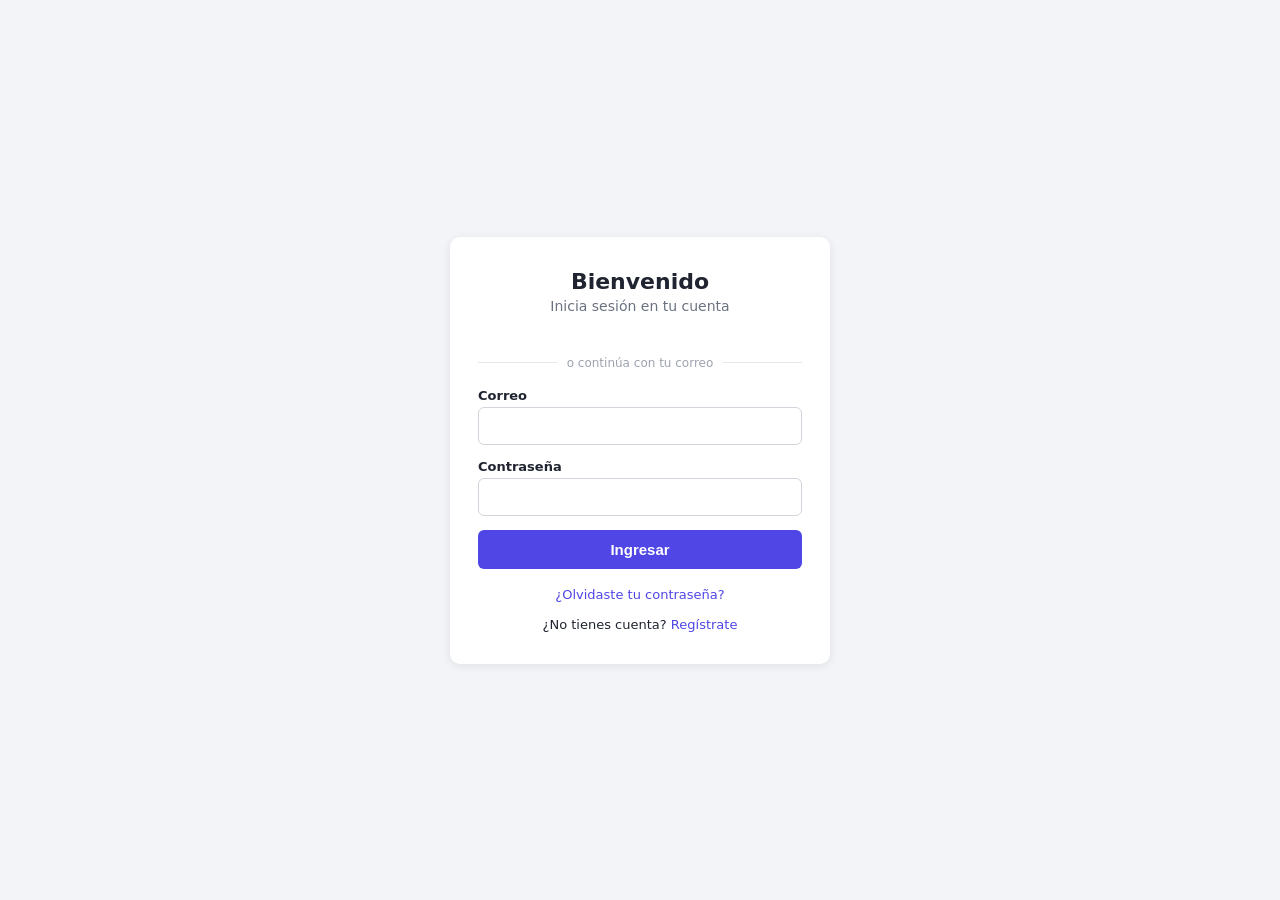
<file: index.html>
<!DOCTYPE html>
<html lang="es">
<head>
  <meta charset="UTF-8" />
  <meta name="viewport" content="width=device-width, initial-scale=1.0" />
  <title>Iniciar sesión</title>
  <link rel="stylesheet" href="css/styles.css" />
  <script src="https://accounts.google.com/gsi/client" async defer></script>
</head>
<body>
  <div class="card">
    <h1>Bienvenido</h1>
    <p class="subtitle">Inicia sesión en tu cuenta</p>

    <div id="msg" class="msg"></div>

    <div id="resendBox" style="display:none; margin-bottom: 14px;">
      <button id="resendBtn" class="btn-secondary" style="width:100%">
        Reenviar correo de verificación
      </button>
    </div>

    <!-- Botón de Google -->
    <div id="googleBtnContainer" style="display:flex; justify-content:center; margin-bottom: 14px;"></div>

    <div class="divider">o continúa con tu correo</div>

    <form id="loginForm">
      <div>
        <label for="email">Correo</label>
        <input type="email" id="email" required autocomplete="email" />
      </div>
      <div>
        <label for="password">Contraseña</label>
        <input type="password" id="password" required autocomplete="current-password" />
      </div>
      <button type="submit" class="btn-primary" id="loginBtn">Ingresar</button>
    </form>

    <div class="links">
      <a href="forgot-password.html">¿Olvidaste tu contraseña?</a>
      <br /><br />
      ¿No tienes cuenta? <a href="register.html">Regístrate</a>
    </div>
  </div>

  <script src="js/config.js"></script>
  <script src="js/api.js"></script>
  <script src="js/login.js"></script>
</body>
</html>
</file>
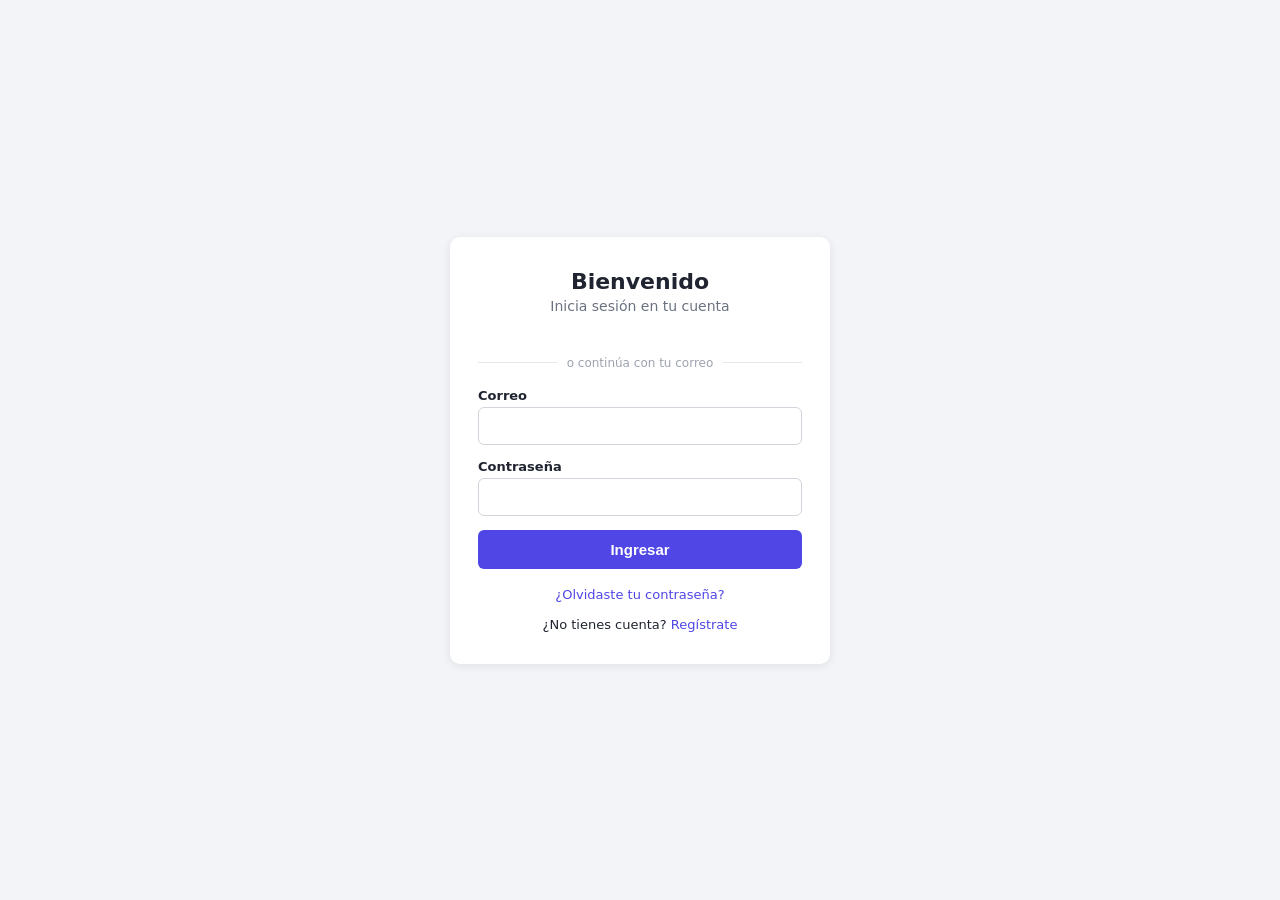
<file: dashboard.html>
<!DOCTYPE html>
<html lang="es">
<head>
  <meta charset="UTF-8" />
  <meta name="viewport" content="width=device-width, initial-scale=1.0" />
  <title>Panel</title>
  <link rel="stylesheet" href="css/styles.css" />
</head>
<body>
  <div class="navbar">
    <span class="brand">Mi App</span>
    <button id="logoutBtn" class="btn-secondary">Cerrar sesión</button>
  </div>

  <div class="card">
    <h1>¡Sesión iniciada!</h1>
    <p class="subtitle">Estás autenticado correctamente</p>
    <p class="center-text">
      Access token guardado en esta pestaña. El refresh token vive en una
      cookie httpOnly y se renueva solo cuando hace falta.
    </p>
  </div>

  <script src="js/config.js"></script>
  <script src="js/api.js"></script>
  <script src="js/dashboard.js"></script>
</body>
</html>
</file>
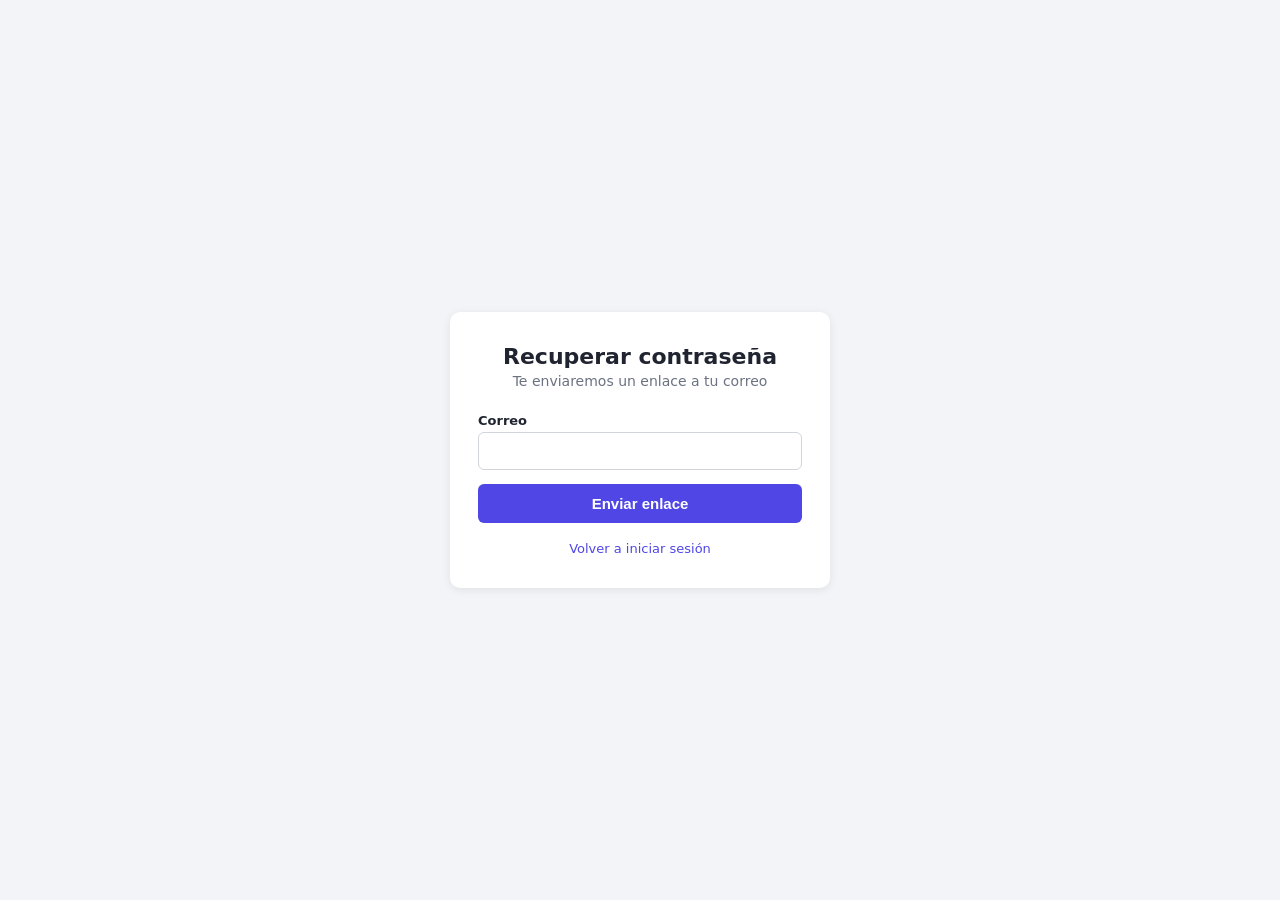
<file: forgot-password.html>
<!DOCTYPE html>
<html lang="es">
<head>
  <meta charset="UTF-8" />
  <meta name="viewport" content="width=device-width, initial-scale=1.0" />
  <title>Recuperar contraseña</title>
  <link rel="stylesheet" href="css/styles.css" />
</head>
<body>
  <div class="card">
    <h1>Recuperar contraseña</h1>
    <p class="subtitle">Te enviaremos un enlace a tu correo</p>

    <div id="msg" class="msg"></div>

    <form id="forgotForm">
      <div>
        <label for="email">Correo</label>
        <input type="email" id="email" required autocomplete="email" />
      </div>
      <button type="submit" class="btn-primary" id="forgotBtn">Enviar enlace</button>
    </form>

    <div class="links">
      <a href="index.html">Volver a iniciar sesión</a>
    </div>
  </div>

  <script src="js/config.js"></script>
  <script src="js/api.js"></script>
  <script src="js/forgot-password.js"></script>
</body>
</html>
</file>
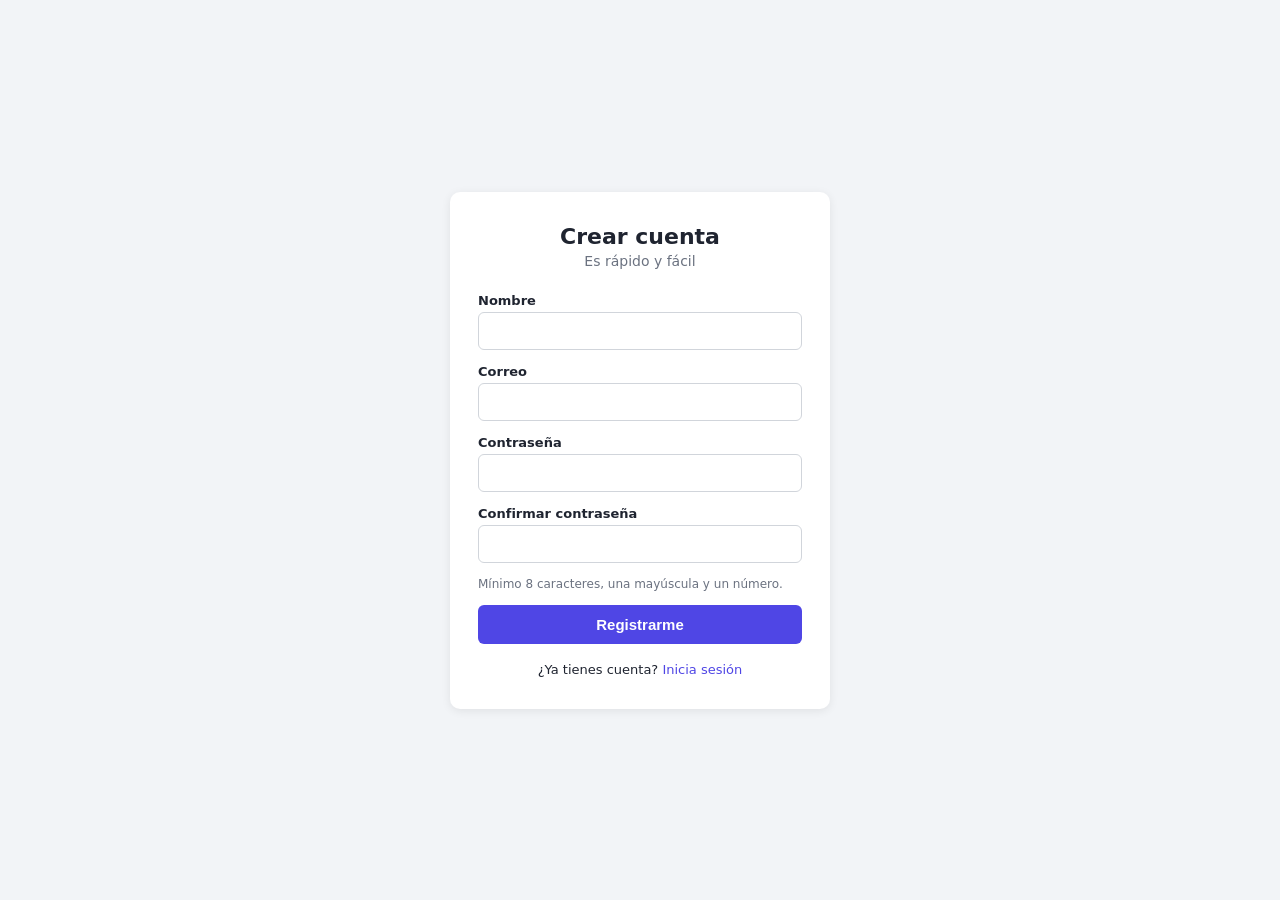
<file: register.html>
<!DOCTYPE html>
<html lang="es">
<head>
  <meta charset="UTF-8" />
  <meta name="viewport" content="width=device-width, initial-scale=1.0" />
  <title>Crear cuenta</title>
  <link rel="stylesheet" href="css/styles.css" />
</head>
<body>
  <div class="card">
    <h1>Crear cuenta</h1>
    <p class="subtitle">Es rápido y fácil</p>

    <div id="msg" class="msg"></div>

    <form id="registerForm">
      <div>
        <label for="nombre">Nombre</label>
        <input type="text" id="nombre" required autocomplete="name" />
      </div>
      <div>
        <label for="email">Correo</label>
        <input type="email" id="email" required autocomplete="email" />
      </div>
      <div>
        <label for="password">Contraseña</label>
        <input type="password" id="password" required autocomplete="new-password" />
      </div>
      <div>
        <label for="confirmPassword">Confirmar contraseña</label>
        <input type="password" id="confirmPassword" required autocomplete="new-password" />
      </div>
      <p style="font-size:12px;color:#6b7280;margin:0;">
        Mínimo 8 caracteres, una mayúscula y un número.
      </p>
      <button type="submit" class="btn-primary" id="registerBtn">Registrarme</button>
    </form>

    <div class="links">
      ¿Ya tienes cuenta? <a href="index.html">Inicia sesión</a>
    </div>
  </div>

  <script src="js/config.js"></script>
  <script src="js/api.js"></script>
  <script src="js/register.js"></script>
</body>
</html>
</file>
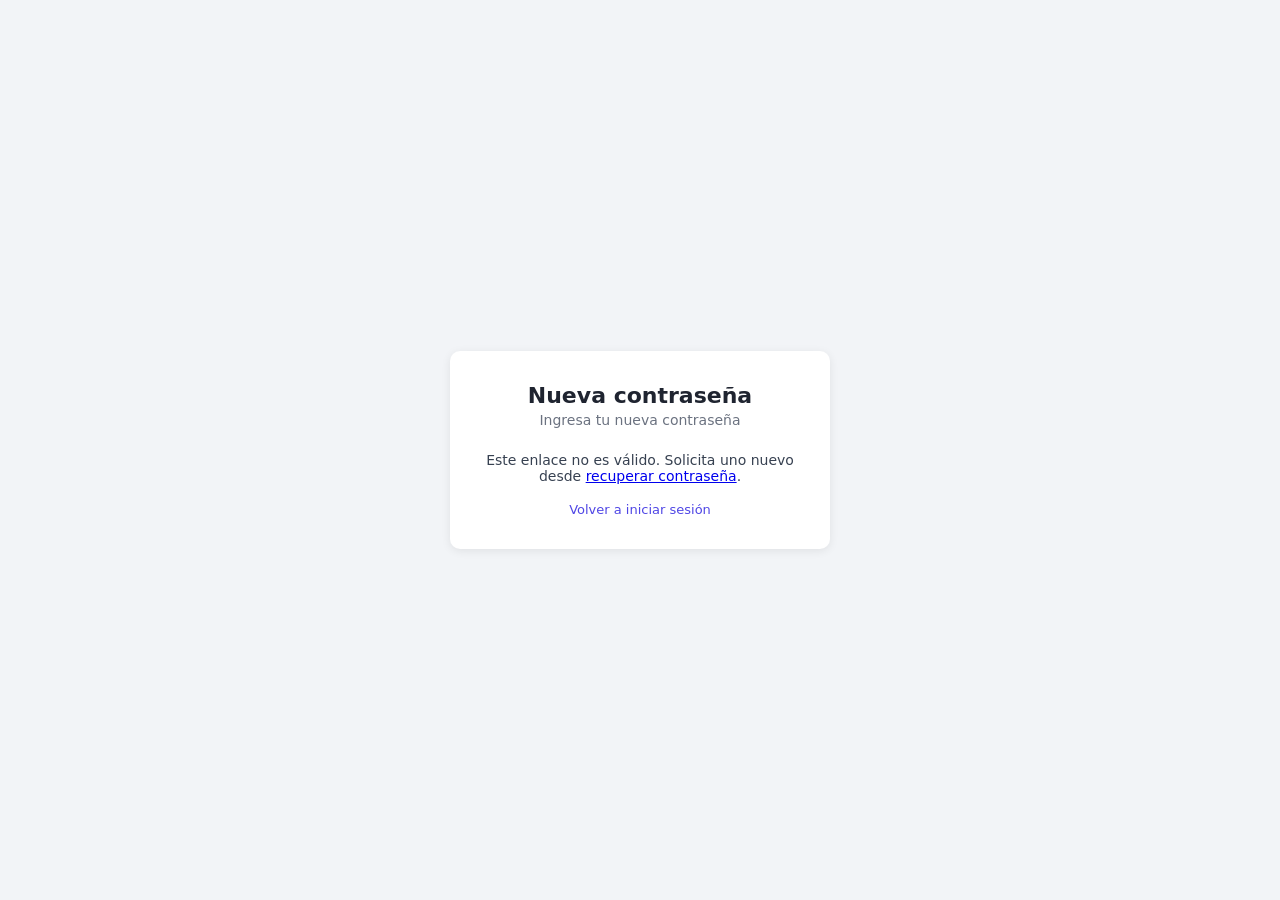
<file: reset-password.html>
<!DOCTYPE html>
<html lang="es">
<head>
  <meta charset="UTF-8" />
  <meta name="viewport" content="width=device-width, initial-scale=1.0" />
  <title>Restablecer contraseña</title>
  <link rel="stylesheet" href="css/styles.css" />
</head>
<body>
  <div class="card">
    <h1>Nueva contraseña</h1>
    <p class="subtitle">Ingresa tu nueva contraseña</p>

    <div id="msg" class="msg"></div>

    <div id="noTokenState" style="display:none;">
      <p class="center-text">
        Este enlace no es válido. Solicita uno nuevo desde
        <a href="forgot-password.html">recuperar contraseña</a>.
      </p>
    </div>

    <form id="resetForm">
      <div>
        <label for="password">Nueva contraseña</label>
        <input type="password" id="password" required autocomplete="new-password" />
      </div>
      <div>
        <label for="confirmPassword">Confirmar nueva contraseña</label>
        <input type="password" id="confirmPassword" required autocomplete="new-password" />
      </div>
      <p style="font-size:12px;color:#6b7280;margin:0;">
        Mínimo 8 caracteres, una mayúscula y un número.
      </p>
      <button type="submit" class="btn-primary" id="resetBtn">Cambiar contraseña</button>
    </form>

    <div class="links">
      <a href="index.html">Volver a iniciar sesión</a>
    </div>
  </div>

  <script src="js/config.js"></script>
  <script src="js/api.js"></script>
  <script src="js/reset-password.js"></script>
</body>
</html>
</file>
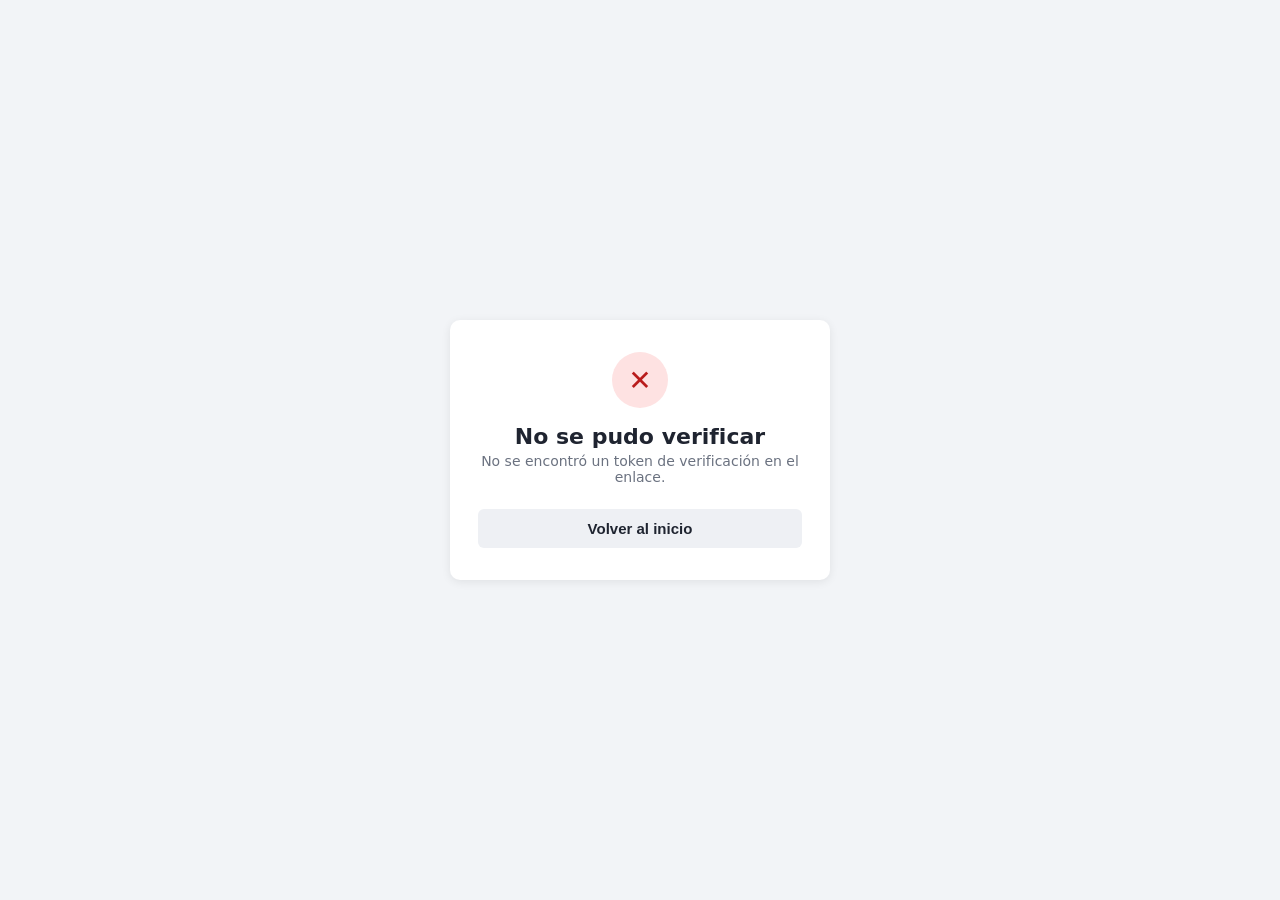
<file: verify-email.html>
<!DOCTYPE html>
<html lang="es">
<head>
  <meta charset="UTF-8" />
  <meta name="viewport" content="width=device-width, initial-scale=1.0" />
  <title>Verificar correo</title>
  <link rel="stylesheet" href="css/styles.css" />
</head>
<body>
  <div class="card" style="text-align:center;">
    <div id="loadingState">
      <p class="center-text">Verificando tu correo...</p>
    </div>

    <div id="successState" style="display:none;">
      <div class="icon-box success">✓</div>
      <h1>¡Correo verificado!</h1>
      <p class="subtitle">Ya puedes iniciar sesión con tu cuenta.</p>
      <a href="index.html"><button class="btn-primary" style="width:100%">Ir a iniciar sesión</button></a>
    </div>

    <div id="errorState" style="display:none;">
      <div class="icon-box error">✕</div>
      <h1>No se pudo verificar</h1>
      <p class="subtitle" id="errorText">El enlace es inválido o ya expiró.</p>
      <a href="index.html"><button class="btn-secondary" style="width:100%">Volver al inicio</button></a>
    </div>
  </div>

  <script src="js/config.js"></script>
  <script src="js/api.js"></script>
  <script src="js/verify-email.js"></script>
</body>
</html>
</file>
<file: css/styles.css>
* {
  box-sizing: border-box;
}

body {
  margin: 0;
  min-height: 100vh;
  display: flex;
  align-items: center;
  justify-content: center;
  background: #f2f4f7;
  font-family: system-ui, -apple-system, "Segoe UI", Roboto, sans-serif;
  color: #1f2430;
}

.card {
  background: #ffffff;
  width: 100%;
  max-width: 380px;
  padding: 32px 28px;
  border-radius: 10px;
  box-shadow: 0 2px 10px rgba(0, 0, 0, 0.08);
}

.card h1 {
  font-size: 22px;
  margin: 0 0 4px;
  text-align: center;
}

.card .subtitle {
  text-align: center;
  color: #6b7280;
  font-size: 14px;
  margin: 0 0 24px;
}

form {
  display: flex;
  flex-direction: column;
  gap: 14px;
}

label {
  font-size: 13px;
  font-weight: 600;
  margin-bottom: 4px;
  display: block;
}

input[type="text"],
input[type="email"],
input[type="password"] {
  width: 100%;
  padding: 10px 12px;
  border: 1px solid #d1d5db;
  border-radius: 6px;
  font-size: 14px;
}

input:focus {
  outline: none;
  border-color: #4f46e5;
}

button {
  cursor: pointer;
  border: none;
  border-radius: 6px;
  padding: 11px;
  font-size: 15px;
  font-weight: 600;
}

.btn-primary {
  background: #4f46e5;
  color: #fff;
}

.btn-primary:hover {
  background: #4338ca;
}

.btn-primary:disabled {
  background: #a5a6f6;
  cursor: not-allowed;
}

.btn-secondary {
  background: #eef0f4;
  color: #1f2430;
}

.btn-secondary:hover {
  background: #e2e5eb;
}

.divider {
  display: flex;
  align-items: center;
  gap: 10px;
  margin: 18px 0;
  color: #9ca3af;
  font-size: 12px;
}

.divider::before,
.divider::after {
  content: "";
  flex: 1;
  height: 1px;
  background: #e5e7eb;
}

.links {
  margin-top: 18px;
  text-align: center;
  font-size: 13px;
}

.links a {
  color: #4f46e5;
  text-decoration: none;
}

.links a:hover {
  text-decoration: underline;
}

.msg {
  font-size: 13px;
  padding: 10px 12px;
  border-radius: 6px;
  margin-bottom: 14px;
  display: none;
}

.msg.show {
  display: block;
}

.msg.error {
  background: #fee2e2;
  color: #b91c1c;
}

.msg.success {
  background: #dcfce7;
  color: #166534;
}

.google-btn {
  display: flex;
  align-items: center;
  justify-content: center;
  gap: 10px;
  width: 100%;
  padding: 10px;
  border: 1px solid #d1d5db;
  border-radius: 6px;
  background: #fff;
  font-size: 14px;
  font-weight: 500;
}

.google-btn:hover {
  background: #f9fafb;
}

.google-btn img {
  width: 18px;
  height: 18px;
}

.center-text {
  text-align: center;
  font-size: 14px;
  color: #374151;
}

.spinner {
  display: inline-block;
  width: 14px;
  height: 14px;
  border: 2px solid rgba(255, 255, 255, 0.5);
  border-top-color: #fff;
  border-radius: 50%;
  animation: spin 0.7s linear infinite;
  margin-right: 6px;
  vertical-align: -2px;
}

@keyframes spin {
  to {
    transform: rotate(360deg);
  }
}

.icon-box {
  width: 56px;
  height: 56px;
  border-radius: 50%;
  display: flex;
  align-items: center;
  justify-content: center;
  margin: 0 auto 16px;
  font-size: 28px;
}

.icon-box.success {
  background: #dcfce7;
  color: #166534;
}

.icon-box.error {
  background: #fee2e2;
  color: #b91c1c;
}

.navbar {
  position: fixed;
  top: 0;
  left: 0;
  right: 0;
  background: #fff;
  border-bottom: 1px solid #e5e7eb;
  padding: 12px 24px;
  display: flex;
  justify-content: space-between;
  align-items: center;
}

.navbar .brand {
  font-weight: 700;
}

.navbar button {
  padding: 8px 14px;
  font-size: 13px;
}
</file>
